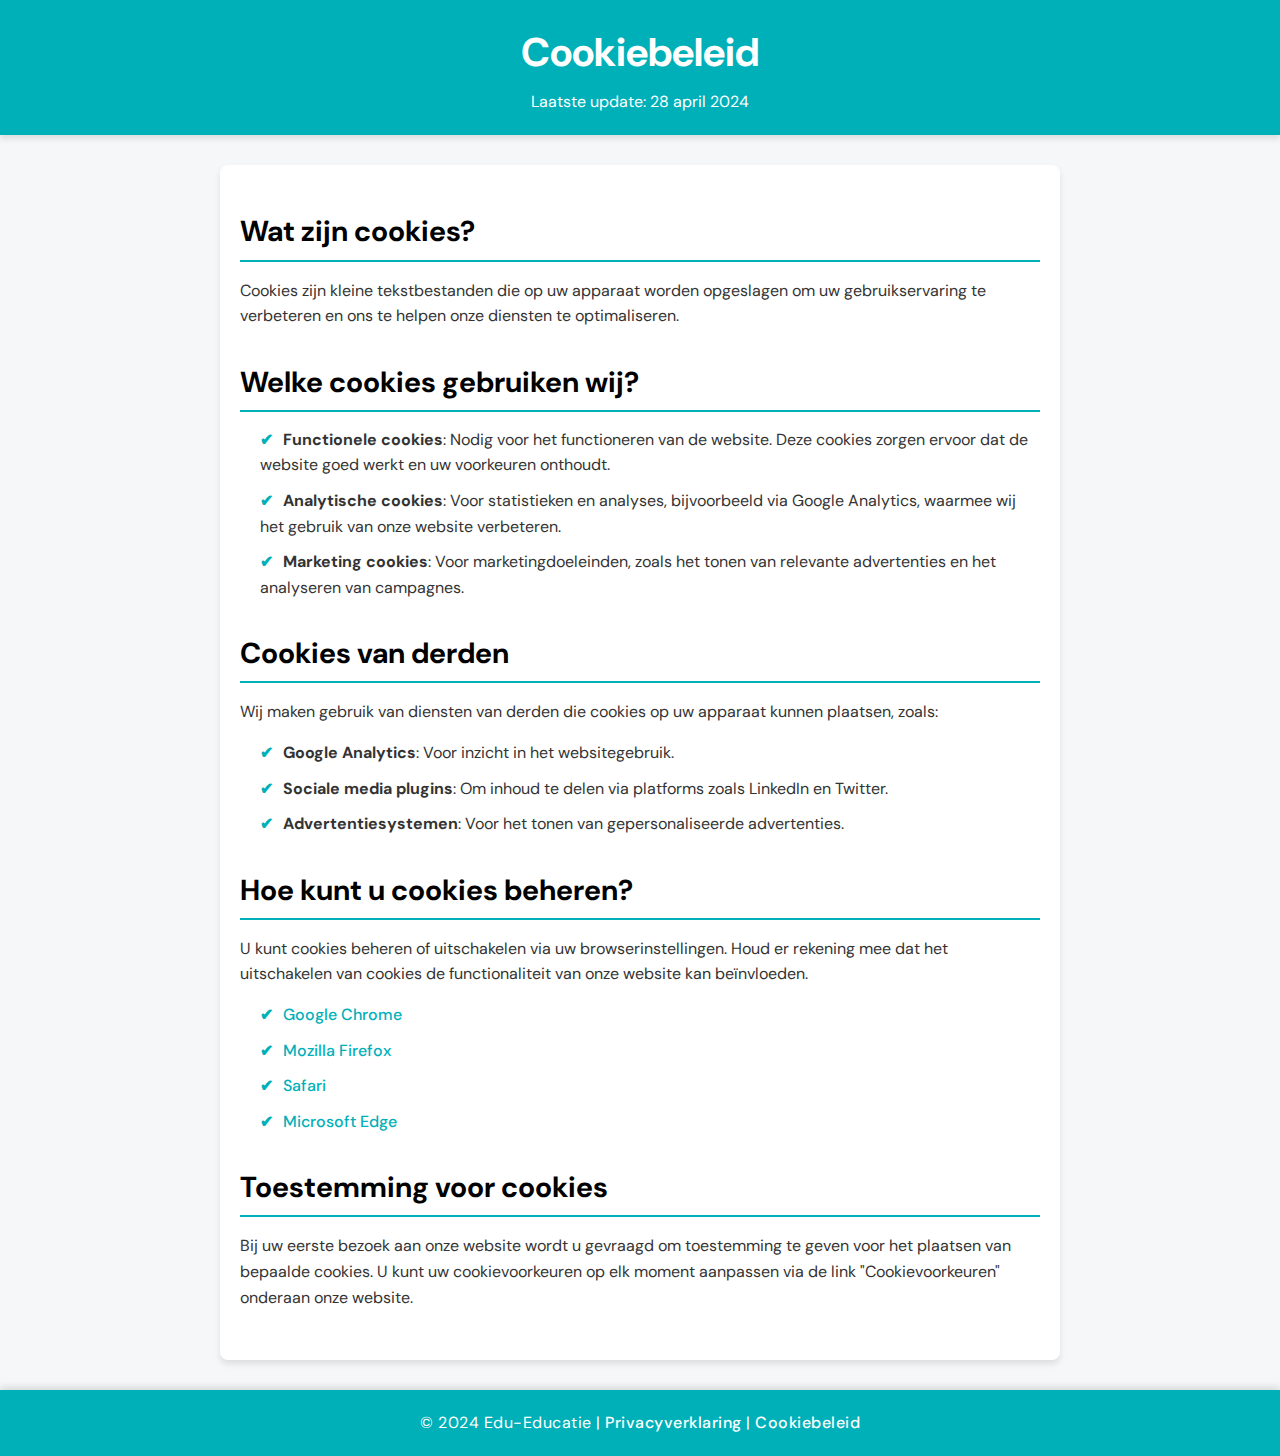
<file: cookiebeleid.html>
<!DOCTYPE html>
<html lang="nl">
<head>
    <meta charset="UTF-8">
    <meta name="viewport" content="width=device-width, initial-scale=1.0">
    <title>Cookiebeleid - Edu-Educatie</title>
    <link rel="stylesheet" href="cookiebeleid.css">
        <link href="https://fonts.googleapis.com/css2?family=DM+Sans:wght@400;700&display=swap" rel="stylesheet">

</head>
<body id="cookie-page"> <!-- Speciale ID toegevoegd -->
    <!-- Header -->
    <header>
        <div class="header-container">
            <h1>Cookiebeleid</h1>
            <p>Laatste update: 28 april 2024</p>
        </div>
    </header>

    <!-- Main Content -->
    <main>
        <section>
            <h2>Wat zijn cookies?</h2>
            <p>Cookies zijn kleine tekstbestanden die op uw apparaat worden opgeslagen om uw gebruikservaring te verbeteren en ons te helpen onze diensten te optimaliseren.</p>
        </section>

        <section>
            <h2>Welke cookies gebruiken wij?</h2>
            <ul>
                <li><strong>Functionele cookies</strong>: Nodig voor het functioneren van de website. Deze cookies zorgen ervoor dat de website goed werkt en uw voorkeuren onthoudt.</li>
                <li><strong>Analytische cookies</strong>: Voor statistieken en analyses, bijvoorbeeld via Google Analytics, waarmee wij het gebruik van onze website verbeteren.</li>
                <li><strong>Marketing cookies</strong>: Voor marketingdoeleinden, zoals het tonen van relevante advertenties en het analyseren van campagnes.</li>
            </ul>
        </section>

        <section>
            <h2>Cookies van derden</h2>
            <p>Wij maken gebruik van diensten van derden die cookies op uw apparaat kunnen plaatsen, zoals:</p>
            <ul>
                <li><strong>Google Analytics</strong>: Voor inzicht in het websitegebruik.</li>
                <li><strong>Sociale media plugins</strong>: Om inhoud te delen via platforms zoals LinkedIn en Twitter.</li>
                <li><strong>Advertentiesystemen</strong>: Voor het tonen van gepersonaliseerde advertenties.</li>
            </ul>
        </section>

        <section>
            <h2>Hoe kunt u cookies beheren?</h2>
            <p>U kunt cookies beheren of uitschakelen via uw browserinstellingen. Houd er rekening mee dat het uitschakelen van cookies de functionaliteit van onze website kan beïnvloeden.</p>
            <ul>
                <li><a href="https://support.google.com/chrome/answer/95647" target="_blank">Google Chrome</a></li>
                <li><a href="https://support.mozilla.org/nl/kb/cookies-in-en-uitschakelen" target="_blank">Mozilla Firefox</a></li>
                <li><a href="https://support.apple.com/nl-nl/guide/safari/sfri11471/mac" target="_blank">Safari</a></li>
                <li><a href="https://support.microsoft.com/nl-nl/help/4027947" target="_blank">Microsoft Edge</a></li>
            </ul>
        </section>

        <section>
            <h2>Toestemming voor cookies</h2>
            <p>Bij uw eerste bezoek aan onze website wordt u gevraagd om toestemming te geven voor het plaatsen van bepaalde cookies. U kunt uw cookievoorkeuren op elk moment aanpassen via de link "Cookievoorkeuren" onderaan onze website.</p>
        </section>
    </main>

 <!-- Footer -->
 <footer>
    <div class="footer-container">
        <p id="footer-text">
            © 2024 Edu-Educatie | 
            <a id="privacy-link" href="privacyverklaring.html" target="_blank" aria-label="Lees onze privacyverklaring">Privacyverklaring</a> | 
            <a id="cookie-link" href="cookiebeleid.html" target="_blank" aria-label="Lees ons cookiebeleid">Cookiebeleid</a>
        </p>
    </div>
</footer>

</body>
</html>
</file>
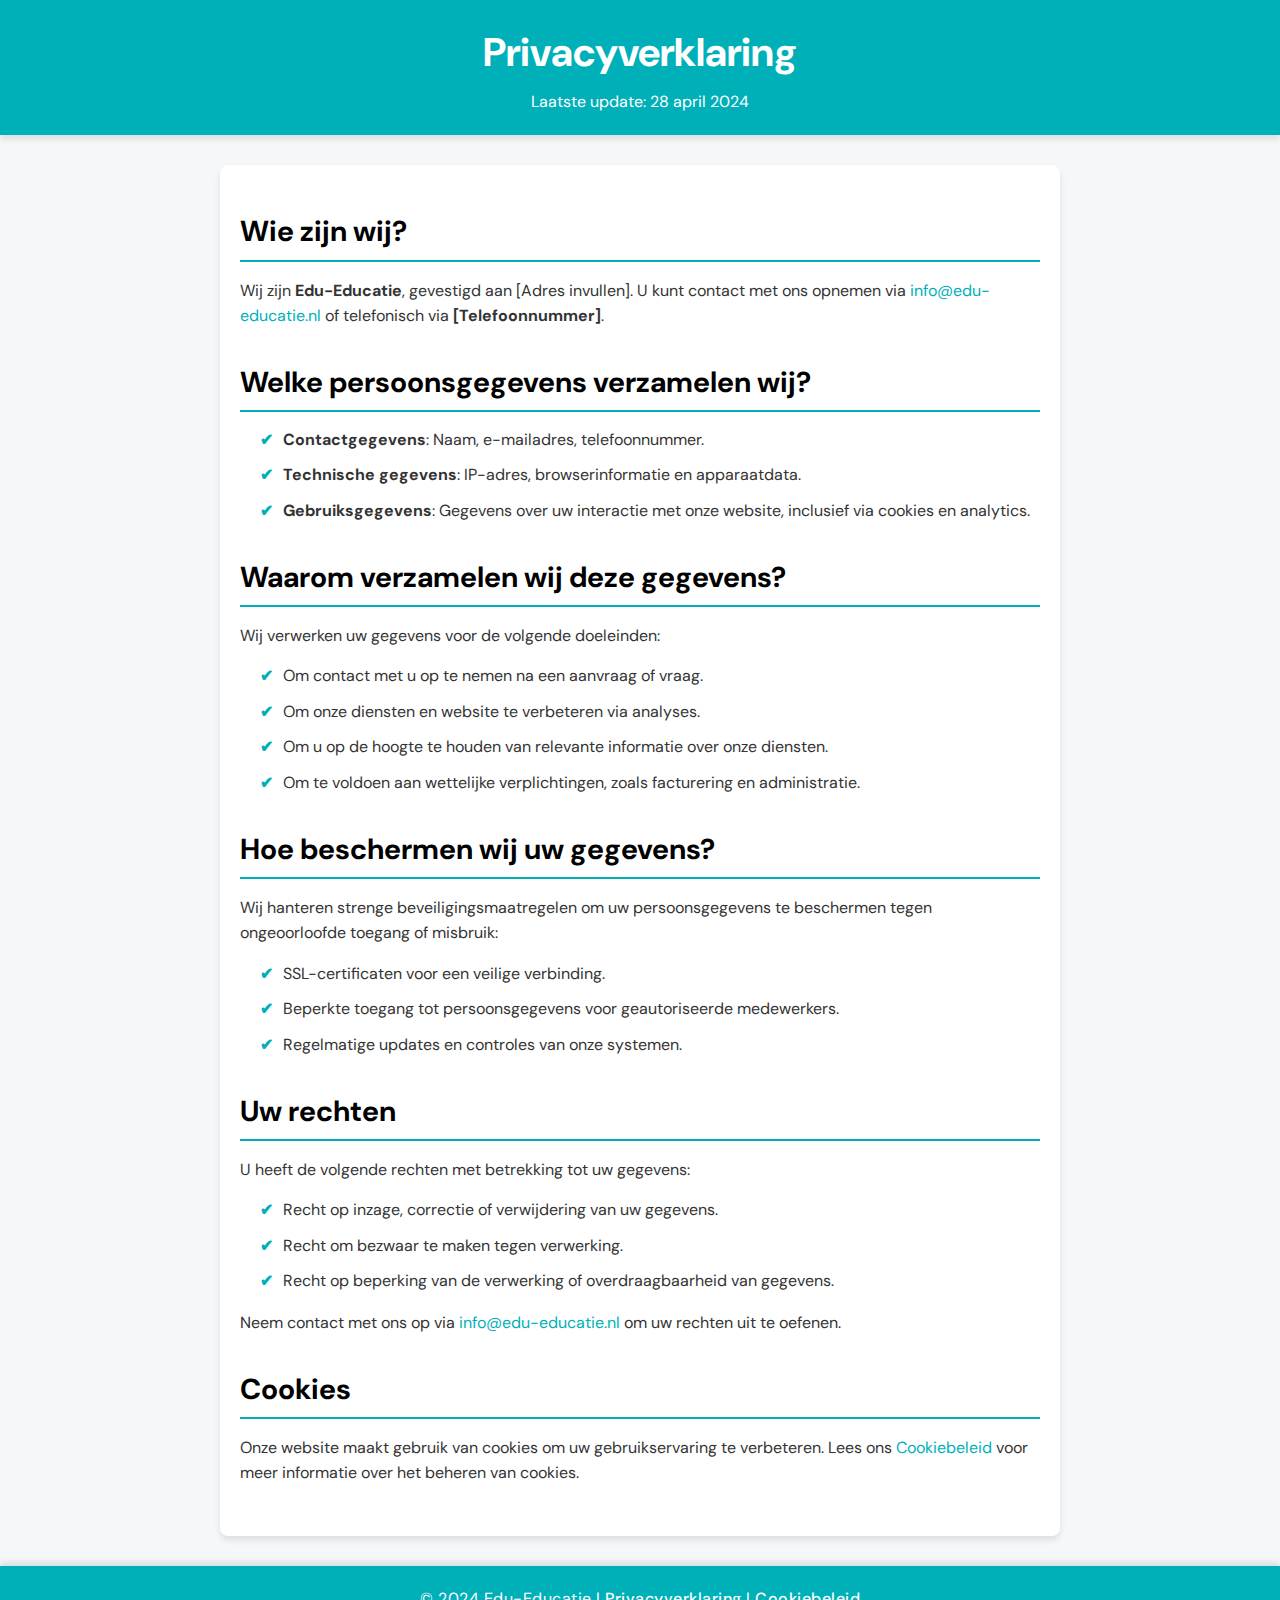
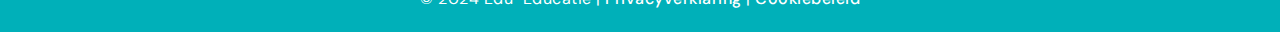
<file: privacyverklaring.html>
<!DOCTYPE html>
<html lang="nl">
<head>
    <meta charset="UTF-8">
    <meta name="viewport" content="width=device-width, initial-scale=1.0">
    <title>Privacyverklaring - Edu-Educatie</title>
    <link rel="stylesheet" href="privacyverklaring.css">
    <link href="https://fonts.googleapis.com/css2?family=DM+Sans:wght@400;700&display=swap" rel="stylesheet">

</head>
<body>
    <!-- Header -->
    <header>
        <div class="header-container">
            <h1>Privacyverklaring</h1>
            <p>Laatste update: 28 april 2024</p>
        </div>
    </header>

    <!-- Main Content -->
    <main>
        <section>
            <h2>Wie zijn wij?</h2>
            <p>
                Wij zijn <strong>Edu-Educatie</strong>, gevestigd aan [Adres invullen]. U kunt contact met ons opnemen via 
                <a href="mailto:info@edu-educatie.nl">info@edu-educatie.nl</a> of telefonisch via <strong>[Telefoonnummer]</strong>.
            </p>
        </section>

        <section>
            <h2>Welke persoonsgegevens verzamelen wij?</h2>
            <ul>
                <li><strong>Contactgegevens</strong>: Naam, e-mailadres, telefoonnummer.</li>
                <li><strong>Technische gegevens</strong>: IP-adres, browserinformatie en apparaatdata.</li>
                <li><strong>Gebruiksgegevens</strong>: Gegevens over uw interactie met onze website, inclusief via cookies en analytics.</li>
            </ul>
        </section>

        <section>
            <h2>Waarom verzamelen wij deze gegevens?</h2>
            <p>Wij verwerken uw gegevens voor de volgende doeleinden:</p>
            <ul>
                <li>Om contact met u op te nemen na een aanvraag of vraag.</li>
                <li>Om onze diensten en website te verbeteren via analyses.</li>
                <li>Om u op de hoogte te houden van relevante informatie over onze diensten.</li>
                <li>Om te voldoen aan wettelijke verplichtingen, zoals facturering en administratie.</li>
            </ul>
        </section>

        <section>
            <h2>Hoe beschermen wij uw gegevens?</h2>
            <p>
                Wij hanteren strenge beveiligingsmaatregelen om uw persoonsgegevens te beschermen tegen ongeoorloofde toegang of misbruik:
            </p>
            <ul>
                <li>SSL-certificaten voor een veilige verbinding.</li>
                <li>Beperkte toegang tot persoonsgegevens voor geautoriseerde medewerkers.</li>
                <li>Regelmatige updates en controles van onze systemen.</li>
            </ul>
        </section>

        <section>
            <h2>Uw rechten</h2>
            <p>U heeft de volgende rechten met betrekking tot uw gegevens:</p>
            <ul>
                <li>Recht op inzage, correctie of verwijdering van uw gegevens.</li>
                <li>Recht om bezwaar te maken tegen verwerking.</li>
                <li>Recht op beperking van de verwerking of overdraagbaarheid van gegevens.</li>
            </ul>
            <p>
                Neem contact met ons op via <a href="mailto:info@edu-educatie.nl">info@edu-educatie.nl</a> om uw rechten uit te oefenen.
            </p>
        </section>

        <section>
            <h2>Cookies</h2>
            <p>
                Onze website maakt gebruik van cookies om uw gebruikservaring te verbeteren. Lees ons 
                <a href="cookiebeleid.html" aria-label="Lees ons cookiebeleid">Cookiebeleid</a> voor meer informatie over het beheren van cookies.
            </p>
        </section>
    </main>

    <footer>
        <div class="footer-container">
            <p id="footer-text">
                © 2024 Edu-Educatie | 
                <a id="privacy-link" href="privacyverklaring.html" target="_blank" aria-label="Lees onze privacyverklaring">Privacyverklaring</a> | 
                <a id="cookie-link" href="cookiebeleid.html" target="_blank" aria-label="Lees ons cookiebeleid">Cookiebeleid</a>
            </p>
        </div>
    </footer>
    
</body>
</html>
</file>
<file: cookiebeleid.css>
/* Algemene instellingen */
body {
    font-family: 'DM Sans', sans-serif;
    margin: 0;
    padding: 0;
    background-color: #f5f7f9;
    color: #333;
    line-height: 1.6;
}

h2 {
    color: #000000; /* Zwart voor koppen */
}

h1 {
    color: #ffffff; /* Wit voor de header */
}

a {
    color: #00B0B9; /* Blauwtint passend bij de website */
    text-decoration: none;
    font-weight: 500; /* Subtiele dikte voor links */
    transition: color 0.3s ease;
}

a:hover {
    color: #007B7F; /* Donkerder blauw bij hover */
    text-decoration: underline;
}

ul {
    padding-left: 20px;
    list-style: none;
}

ul li::before {
    content: "✔";
    color: #00B0B9; /* Blauwe checkmark */
    font-weight: bold;
    margin-right: 10px;
}

/* Header */
header {
    background-color: #00B0B9; /* Blauwtint voor header achtergrond */
    color: white;
    padding: 20px 15px;
    text-align: center;
    box-shadow: 0px 4px 6px rgba(0, 0, 0, 0.1);
}

header h1 {
    font-size: 2.5rem;
    margin: 0;
}

header p {
    font-size: 1rem;
    margin: 5px 0 0 0;
}

/* Main Content */
main {
    max-width: 800px;
    margin: 30px auto;
    padding: 20px;
    background-color: white;
    box-shadow: 0px 4px 6px rgba(0, 0, 0, 0.1);
    border-radius: 8px;
}

section {
    margin-bottom: 30px;
}

h2 {
    font-size: 1.8rem;
    margin-bottom: 15px;
    border-bottom: 2px solid #00B0B9;
    padding-bottom: 5px;
}

p {
    font-size: 1rem;
    margin-bottom: 15px;
}

ul {
    margin: 15px 0;
}

ul li {
    margin-bottom: 10px;
}
/* Footer */
footer {
    background-color: #00B0B9; /* Blauwtint consistent met de site */
    color: white;
    text-align: center;
    padding: 20px 15px;
      letter-spacing: 0.5px; /* Subtiele letterspatiëring */
    margin-top: 30px;
    box-shadow: 0px -4px 6px rgba(0, 0, 0, 0.1); /* Schaduw voor diepte */
}

.footer-container {
    max-width: 1200px;
    margin: 0 auto;
}

footer p {
    margin: 0;
    padding: 0;
    line-height: 1.5; /* Zorgt voor een nette tekstindeling */
}

footer a {
    color: #FFFFFF; /* Witte links */
    text-decoration: none;
    font-weight: 500; /* Licht vetgedrukte links */
    transition: color 0.3s ease;
}

footer a:hover {
    color: #e0f7f9; /* Lichtere tint bij hover */
    text-decoration: underline; /* Onderstreping bij hover */
}

footer #footer-text {
    line-height: 1.6; /* Voor consistentie in tekst */
    letter-spacing: 0.5px; /* Moderne uitstraling */
}



/* Responsieve weergave */
@media (max-width: 768px) {
    header h1 {
        font-size: 2rem;
    }

    main {
        margin: 20px 15px;
    }

    h2 {
        font-size: 1.5rem;
    }
}
</file>
<file: privacyverklaring.css>
/* Algemene instellingen */
body {
    font-family: 'DM Sans', sans-serif;
    margin: 0;
    padding: 0;
    background-color: #f5f7f9;
    color: #333;
    line-height: 1.6;
}

h2 {
    color: #000000; /* Duurzaam groen */
}

h1 {
    color: #ffffff;
}

a {
    color: #00B0B9;
    text-decoration: none;
    transition: color 0.3s ease;
}

ul {
    padding-left: 20px;
    list-style: none;
}

ul li::before {
    content: "✔";
    color: #00B0B9;
    font-weight: bold;
    margin-right: 10px;
}

/* Header */
header {
    background-color: #00B0B9; /* Duurzaam groen */
    color: white;
    padding: 20px 15px;
    text-align: center;
    box-shadow: 0px 4px 6px rgba(0, 0, 0, 0.1);
}

header h1 {
    font-size: 2.5rem;
    margin: 0;
}

header p {
    font-size: 1rem;
    margin: 5px 0 0 0;
}

/* Main Content */
main {
    max-width: 800px;
    margin: 30px auto;
    padding: 20px;
    background-color: white;
    box-shadow: 0px 4px 6px rgba(0, 0, 0, 0.1);
    border-radius: 8px;
}

section {
    margin-bottom: 30px;
}

h2 {
    font-size: 1.8rem;
    margin-bottom: 15px;
    border-bottom: 2px solid #00B0B9;
    padding-bottom: 5px;
}

p {
    font-size: 1rem;
    margin-bottom: 15px;
}

ul {
    margin: 15px 0;
}

ul li {
    margin-bottom: 10px;
}
/* Footer */
footer {
    background-color: #00B0B9; /* Blauwtint consistent met de site */
    color: white;
    text-align: center;
    padding: 20px 15px;
      letter-spacing: 0.5px; /* Subtiele letterspatiëring */
    margin-top: 30px;
    box-shadow: 0px -4px 6px rgba(0, 0, 0, 0.1); /* Schaduw voor diepte */
}

.footer-container {
    max-width: 1200px;
    margin: 0 auto;
}

footer p {
    margin: 0;
    padding: 0;
    line-height: 1.5; /* Zorgt voor een nette tekstindeling */
}

footer a {
    color: #FFFFFF; /* Witte links */
    text-decoration: none;
    font-weight: 500; /* Licht vetgedrukte links */
    transition: color 0.3s ease;
}

footer a:hover {
    color: #e0f7f9; /* Lichtere tint bij hover */
    text-decoration: underline; /* Onderstreping bij hover */
}

footer #footer-text {
    line-height: 1.6; /* Voor consistentie in tekst */
    letter-spacing: 0.5px; /* Moderne uitstraling */
}

/* Responsieve weergave */
@media (max-width: 768px) {
    header h1 {
        font-size: 2rem;
    }

    main {
        margin: 20px 15px;
    }

    h2 {
        font-size: 1.5rem;
    }
}
</file>
